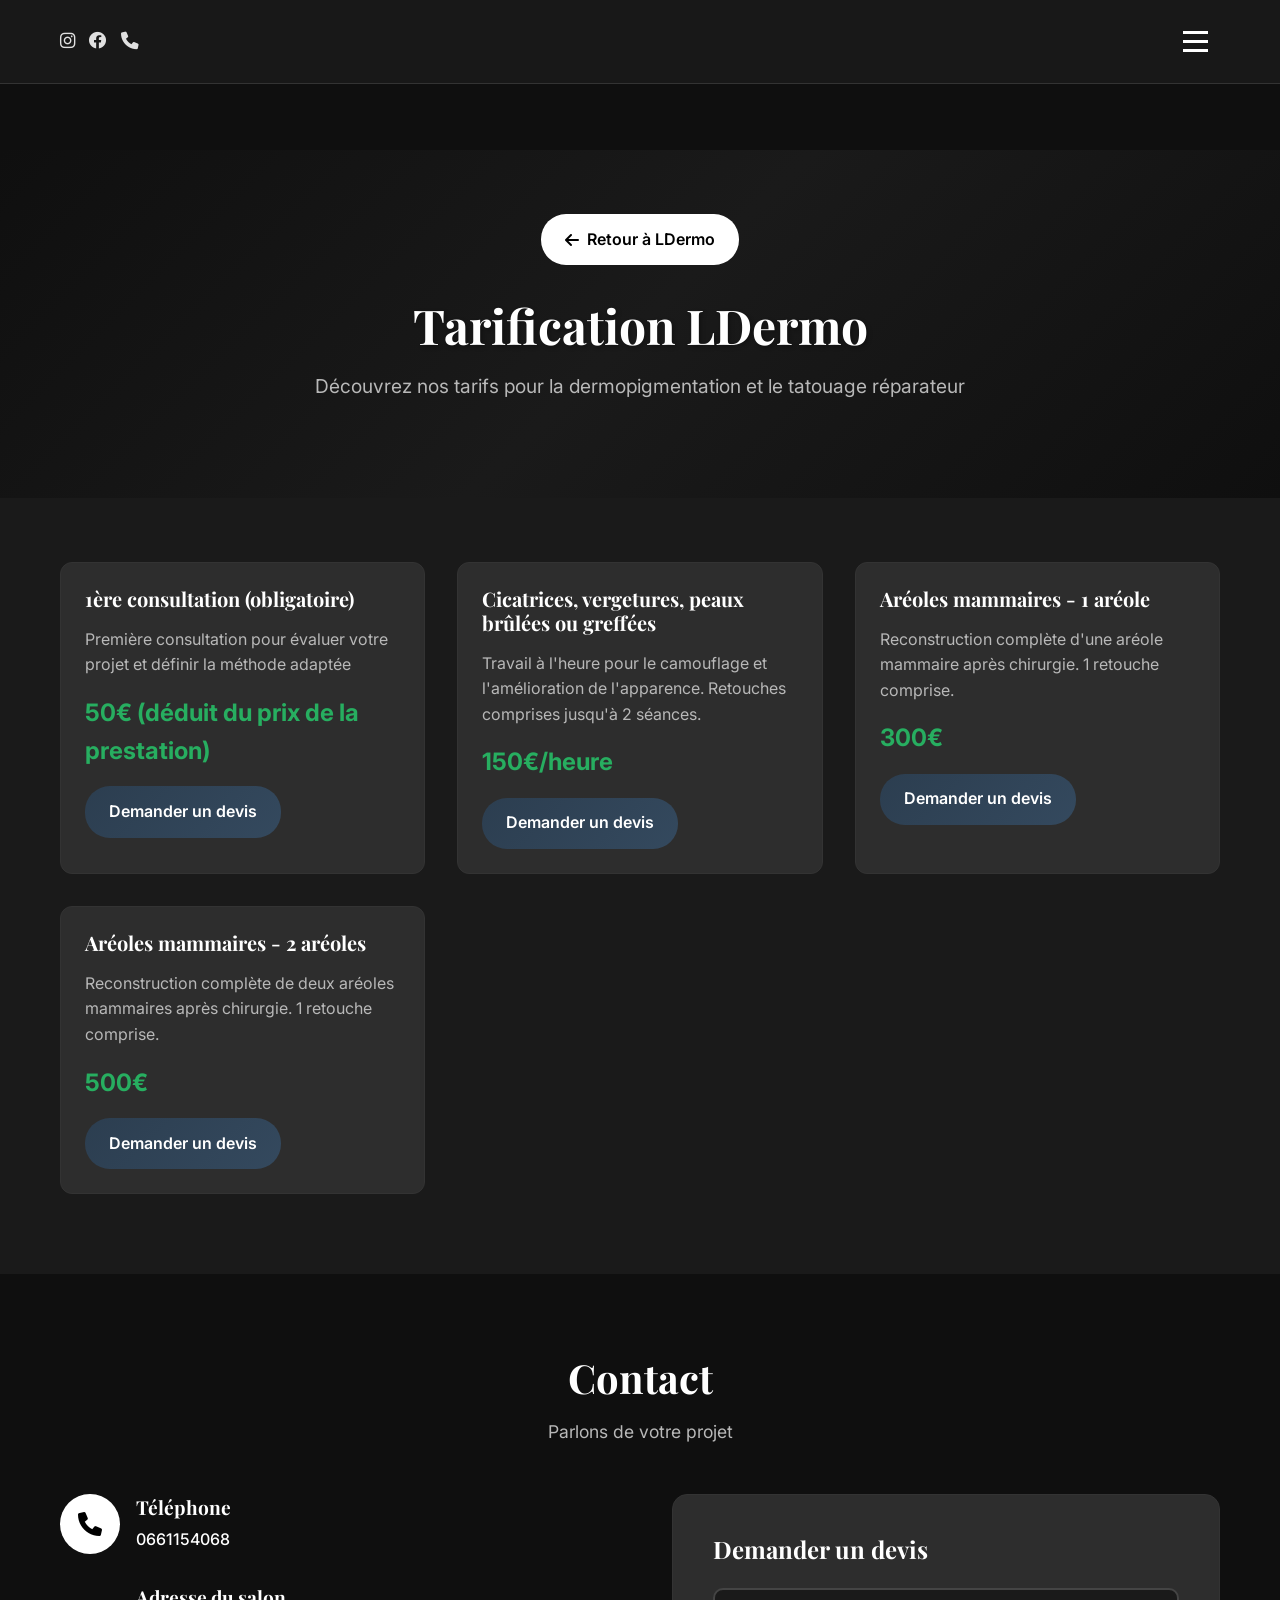
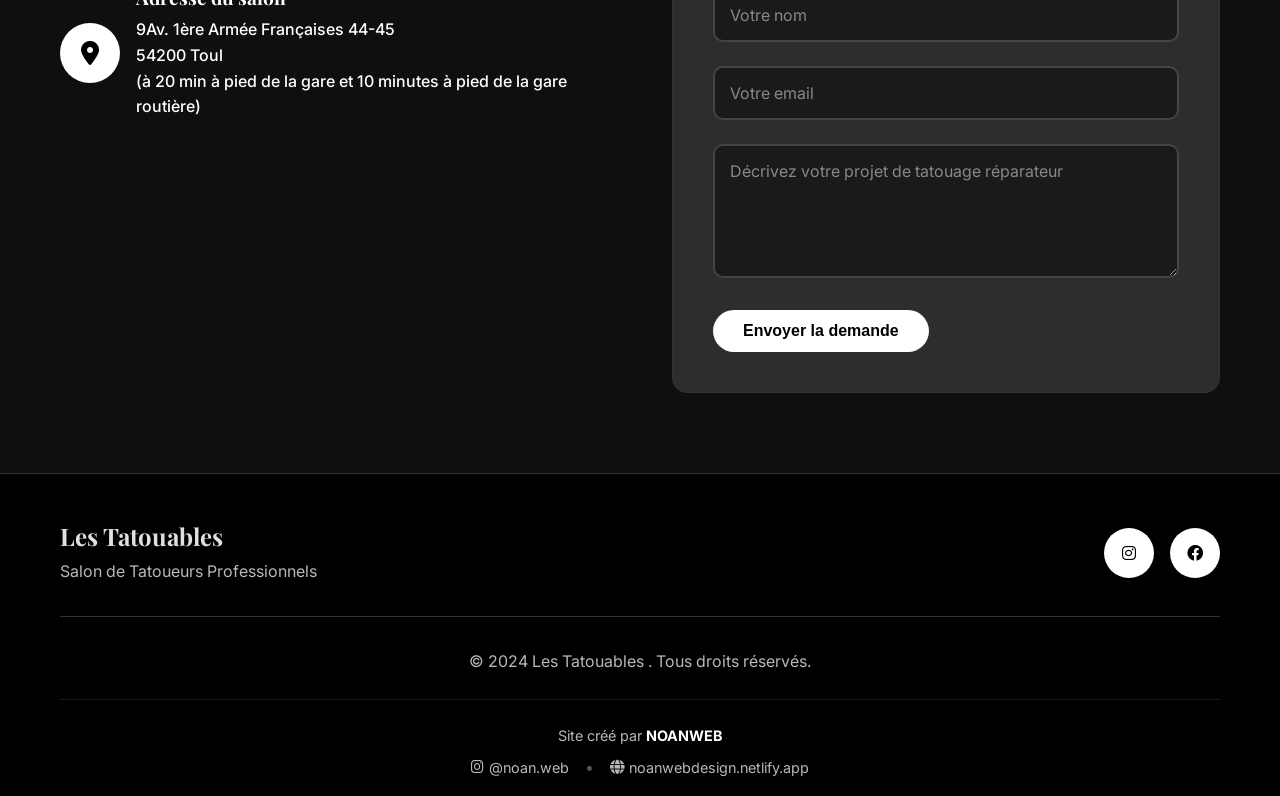
<file: ldermo-tarifs.html>
<!DOCTYPE html>
<html lang="fr">
<head>
    <meta charset="UTF-8">
    <meta name="viewport" content="width=device-width, initial-scale=1.0">
    <title>Tarification LDermo - Les Tatouables</title>
    <meta name="description" content="Découvrez les tarifs de LDermo pour la dermopigmentation et le tatouage réparateur - Les Tatouables">
    <link rel="stylesheet" href="styles.css">
    <link href="https://fonts.googleapis.com/css2?family=Playfair+Display:wght@400;700&family=Inter:wght@300;400;500;600&display=swap" rel="stylesheet">
    <link rel="stylesheet" href="https://cdnjs.cloudflare.com/ajax/libs/font-awesome/6.0.0/css/all.min.css">
    <style>
        /* Styles spécifiques pour la page tarification */
        .tarifs-page-header {
            background: linear-gradient(135deg, #0f0f0f 0%, #1a1a1a 50%, #0f0f0f 100%);
            padding: 8rem 0 4rem;
            text-align: center;
            color: #ffffff;
        }
        
        .tarifs-page-header h1 {
            font-size: 3rem;
            margin-bottom: 1rem;
            text-shadow: 2px 2px 4px rgba(0, 0, 0, 0.3);
        }
        
        .tarifs-page-header p {
            font-size: 1.2rem;
            color: #b8b8b8;
            margin-bottom: 2rem;
        }
        
        .back-button {
            display: inline-flex;
            align-items: center;
            gap: 0.5rem;
            background: #ffffff;
            color: #000;
            padding: 0.8rem 1.5rem;
            border-radius: 25px;
            text-decoration: none;
            font-weight: 600;
            transition: all 0.3s ease;
            margin-bottom: 2rem;
        }
        
        .back-button:hover {
            transform: translateY(-2px);
            box-shadow: 0 4px 12px rgba(255, 255, 255, 0.25);
        }
        
        .tarifs-grid {
            display: grid;
            grid-template-columns: repeat(auto-fit, minmax(300px, 1fr));
            gap: 2rem;
            margin-top: 2rem;
        }
        
        .tarif-item {
            background: #2d2d2d;
            border: 1px solid #333;
            border-radius: 12px;
            padding: 1.5rem;
            transition: all 0.3s ease;
            position: relative;
        }
        
        .tarif-item:hover {
            transform: translateY(-5px);
            box-shadow: 0 10px 30px rgba(0,0,0,0.3);
        }
        
        .tarif-item h3 {
            color: #ffffff;
            margin-bottom: 1rem;
            font-size: 1.25rem;
        }
        
        .tarif-item p {
            color: #b8b8b8;
            margin-bottom: 1rem;
            line-height: 1.6;
        }
        
        .tarif-price {
            font-size: 1.5rem;
            font-weight: 700;
            color: #27ae60;
            margin-bottom: 1rem;
        }
        
        .tarif-cta {
            display: inline-block;
            background: linear-gradient(135deg, #2c3e50, #34495e);
            color: white;
            padding: 0.8rem 1.5rem;
            border-radius: 25px;
            text-decoration: none;
            font-weight: 600;
            transition: all 0.3s ease;
        }
        
        .tarif-cta:hover {
            transform: translateY(-2px);
            box-shadow: 0 4px 15px rgba(44, 62, 80, 0.3);
        }
        
        @media (max-width: 768px) {
            body {
                padding-top: 100px !important;
            }
            
            .tarifs-page-header {
                padding-top: 2rem !important;
            }
            
            .tarifs-page-header h1 {
                font-size: 2rem;
            }
            
            .tarifs-grid {
                grid-template-columns: 1fr;
                gap: 1rem;
            }
        }
    </style>
</head>
<body style="padding-top: 150px !important;">
    <!-- Navigation -->
    <nav class="navbar">
        <div class="nav-container" style="position:relative;">
            <div class="nav-left">
                <a href="https://www.instagram.com/lestatouables/" target="_blank" class="nav-link" aria-label="Instagram"><i class="fab fa-instagram"></i></a>
                <a href="https://www.facebook.com/profile.php?id=61582881365342&mibextid=wwXIfr&rdid=1nmot7GjAphBhBTR&share_url=https%3A%2F%2Fwww.facebook.com%2Fshare%2F1G3mzp4a32%2F%3Fmibextid%3DwwXIfr" target="_blank" class="nav-link" aria-label="Facebook"><i class="fab fa-facebook"></i></a>
                <a href="tel:0661154068" class="nav-link" aria-label="Téléphone"><i class="fas fa-phone"></i></a>
            </div>
            <div class="nav-center">
            </div>
            <ul id="menu" class="nav-menu">
                <li><a href="index.html" class="nav-link">Accueil</a></li>
                <li class="active">
                    <a href="ldermo.html" class="nav-link">LDermo</a>
                    <ul class="nav-submenu">
                        <li><a href="ldermo.html" class="nav-link">Présentation</a></li>
                        <li><a href="ldermo-tarifs.html" class="nav-link">Tarification</a></li>
                    </ul>
                </li>
                <li>
                    <a href="sinkolor.html" class="nav-link">Sinkolor</a>
                    <ul class="nav-submenu">
                        <li><a href="sinkolor.html" class="nav-link">Présentation</a></li>
                        <li><a href="flash.html" class="nav-link">Flash disponibles</a></li>
                    </ul>
                </li>
                <li><a href="index.html#avis" class="nav-link">Avis</a></li>
                <li><a href="index.html#contact" class="nav-link">Contact</a></li>
            </ul>
            <div class="hamburger" aria-label="Menu" aria-expanded="false" aria-controls="menu">
                <span class="bar"></span>
                <span class="bar"></span>
                <span class="bar"></span>
            </div>
        </div>
    </nav>

    <!-- Header -->
    <section class="tarifs-page-header" style="padding-top: 4rem !important; margin-top: 0 !important;">
        <div class="container">
            <a href="ldermo.html" class="back-button">
                <i class="fas fa-arrow-left"></i>
                Retour à LDermo
            </a>
            <h1>Tarification LDermo</h1>
            <p>Découvrez nos tarifs pour la dermopigmentation et le tatouage réparateur</p>
        </div>
    </section>

    <!-- Tarification Section -->
    <section class="ldermo" style="padding-top: 2rem !important; margin-top: 0 !important;">
        <div class="container">
            <div class="tarifs-grid">
                <div class="tarif-item">
                    <h3>1ère consultation (obligatoire)</h3>
                    <p>Première consultation pour évaluer votre projet et définir la méthode adaptée</p>
                    <div class="tarif-price">50€ (déduit du prix de la prestation)</div>
                    <a href="#contact" class="tarif-cta">Demander un devis</a>
                </div>
                
                <div class="tarif-item">
                    <h3>Cicatrices, vergetures, peaux brûlées ou greffées</h3>
                    <p>Travail à l'heure pour le camouflage et l'amélioration de l'apparence. Retouches comprises jusqu'à 2 séances.</p>
                    <div class="tarif-price">150€/heure</div>
                    <a href="#contact" class="tarif-cta">Demander un devis</a>
                </div>
                
                <div class="tarif-item">
                    <h3>Aréoles mammaires - 1 aréole</h3>
                    <p>Reconstruction complète d'une aréole mammaire après chirurgie. 1 retouche comprise.</p>
                    <div class="tarif-price">300€</div>
                    <a href="#contact" class="tarif-cta">Demander un devis</a>
                </div>
                
                <div class="tarif-item">
                    <h3>Aréoles mammaires - 2 aréoles</h3>
                    <p>Reconstruction complète de deux aréoles mammaires après chirurgie. 1 retouche comprise.</p>
                    <div class="tarif-price">500€</div>
                    <a href="#contact" class="tarif-cta">Demander un devis</a>
                </div>
            </div>
        </div>
    </section>

    <!-- Contact Section -->
    <section id="contact" class="contact">
        <div class="container">
            <h2 class="section-title">Contact</h2>
            <p class="section-subtitle">Parlons de votre projet</p>
            
            <div class="contact-content">
                <div class="contact-info">
                    <div class="contact-item">
                        <div class="contact-icon">
                            <i class="fas fa-phone"></i>
                        </div>
                        <div class="contact-details">
                            <h3>Téléphone</h3>
                            <p><a href="tel:0661154068">0661154068</a></p>
                        </div>
                    </div>
                    <div class="contact-item">
                        <div class="contact-icon">
                            <i class="fas fa-map-marker-alt"></i>
                        </div>
                        <div class="contact-details">
                            <h3>Adresse du salon</h3>
                            <p>9Av. 1ère Armée Françaises 44-45<br>54200 Toul<br>(à 20 min à pied de la gare et 10 minutes à pied de la gare routière)</p>
                        </div>
                    </div>
                </div>
                
                <div class="contact-form">
                    <h3>Demander un devis</h3>
                    <form id="contactForm" method="POST" action="https://formsubmit.co/f0e504dd5aaa9ef76ab18b48c69a944c">
                        <input type="hidden" name="_subject" value="Nouvelle demande de devis - LDermo">
                        <input type="hidden" name="_template" value="table">
                        <input type="hidden" name="_captcha" value="false">
                        <div class="form-group">
                            <input type="text" id="name" name="name" placeholder="Votre nom" required>
                        </div>
                        <div class="form-group">
                            <input type="email" id="email" name="email" placeholder="Votre email" required>
                        </div>
                        <div class="form-group">
                            <textarea id="message" name="message" placeholder="Décrivez votre projet de tatouage réparateur" rows="5" required></textarea>
                        </div>
                        <button type="submit" class="btn btn-primary">Envoyer la demande</button>
                    </form>
                </div>
            </div>
        </div>
    </section>

    <!-- Footer -->
    <footer class="footer">
        <div class="container">
            <div class="footer-content">
                <div class="footer-logo">
                    <h3>Les Tatouables</h3>
                    <p>Salon de Tatoueurs Professionnels</p>
                </div>
                <div class="footer-social">
                    <a href="https://www.instagram.com/lestatouables/" target="_blank" class="social-link">
                        <i class="fab fa-instagram"></i>
                    </a>
                    <a href="https://www.facebook.com/profile.php?id=61582881365342&mibextid=wwXIfr&rdid=1nmot7GjAphBhBTR&share_url=https%3A%2F%2Fwww.facebook.com%2Fshare%2F1G3mzp4a32%2F%3Fmibextid%3DwwXIfr" target="_blank" class="social-link">
                        <i class="fab fa-facebook"></i>
                    </a>
                </div>
            </div>
            <div class="footer-bottom">
                <p>&copy; 2024 Les Tatouables . Tous droits réservés.</p>
            </div>
            <div class="footer-creator" style="margin-top: 1.5rem; padding-top: 1.5rem; border-top: 1px solid rgba(255,255,255,0.1); text-align: center;">
                <p style="color: #b8b8b8; font-size: 0.9rem; margin-bottom: 0.5rem;">Site créé par <strong style="color: #ffffff;">NOANWEB</strong></p>
                <div style="display: flex; justify-content: center; gap: 1rem; align-items: center; flex-wrap: wrap;">
                    <a href="https://www.instagram.com/noan.web/" target="_blank" style="color: #b8b8b8; text-decoration: none; font-size: 0.9rem; display: inline-flex; align-items: center; gap: 0.3rem; transition: color 0.3s ease;">
                        <i class="fab fa-instagram"></i> @noan.web
                    </a>
                    <span style="color: #555;">•</span>
                    <a href="https://noanwebdesign.netlify.app" target="_blank" style="color: #b8b8b8; text-decoration: none; font-size: 0.9rem; display: inline-flex; align-items: center; gap: 0.3rem; transition: color 0.3s ease;">
                        <i class="fas fa-globe"></i> noanwebdesign.netlify.app
                    </a>
                </div>
            </div>
        </div>
    </footer>

    <script>
    // Mobile Navigation Toggle
    const hamburger = document.querySelector('.hamburger');
    const navMenu = document.querySelector('.nav-menu');

    if (hamburger && navMenu) {
        hamburger.addEventListener('click', function() {
            hamburger.classList.toggle('active');
            navMenu.classList.toggle('active');
        });
    }

    // Smooth scrolling for navigation links
    document.querySelectorAll('a[href^="#"]').forEach(anchor => {
        anchor.addEventListener('click', function (e) {
            e.preventDefault();
            const target = document.querySelector(this.getAttribute('href'));
            if (target) {
                target.scrollIntoView({
                    behavior: 'smooth',
                    block: 'start'
                });
            }
        });
    });
    </script>
</body>
</html>
</file>
<file: styles.css>
/* Reset and Base Styles */
* {
    margin: 0;
    padding: 0;
    box-sizing: border-box;
}

html {
    scroll-behavior: smooth;
}

body {
    font-family: 'Inter', sans-serif;
    line-height: 1.6;
    color: #f2f2f2;
    background-color: #0f0f0f;
    overflow-x: hidden;
}

/* Corriger le problème de la navbar qui coupe le contenu sur mobile */
@media (max-width: 768px) {
    body {
        padding-top: 80px !important;
    }
}

.container {
    max-width: 1200px;
    margin: 0 auto;
    padding: 0 20px;
}

/* Typography */
h1, h2, h3, h4, h5, h6 {
    font-family: 'Playfair Display', serif;
    font-weight: 700;
    line-height: 1.2;
}

.section-title {
    font-size: 2.5rem;
    text-align: center;
    margin-bottom: 1rem;
    color: #ffffff;
}

.section-subtitle {
    text-align: center;
    font-size: 1.1rem;
    color: #b8b8b8;
    margin-bottom: 3rem;
}

/* Buttons */
.btn {
    display: inline-block;
    padding: 12px 30px;
    text-decoration: none;
    border-radius: 50px;
    font-weight: 500;
    transition: all 0.3s ease;
    border: none;
    cursor: pointer;
    font-size: 1rem;
}

.btn-primary {
    background: #ffffff;
    color: #000;
    font-weight: 600;
}

.btn-primary:hover {
    transform: translateY(-2px);
    box-shadow: 0 10px 20px rgba(255, 255, 255, 0.25);
}

.btn-secondary {
    background: transparent;
    color: #ffffff;
    border: 2px solid #ffffff;
}

.btn-secondary:hover {
    background: #ffffff;
    color: #000;
    transform: translateY(-2px);
}

.btn-instagram { display:none; }

.btn-instagram:hover {
    transform: translateY(-2px);
    box-shadow: 0 10px 20px rgba(188, 24, 136, 0.3);
}

/* Navigation */
.navbar {
    position: fixed;
    top: 0;
    width: 100%;
    background: rgba(26, 26, 26, 0.95);
    backdrop-filter: blur(10px);
    z-index: 1000;
    padding: 1rem 0;
    transition: all 0.3s ease;
    border-bottom: 1px solid #333;
}

.nav-container {
    max-width: 1200px;
    margin: 0 auto;
    padding: 0 20px;
    display: flex;
    justify-content: space-between;
    align-items: center;
}

.nav-left { display:flex; align-items:center; gap: 14px; }
.nav-left .nav-link { font-size: 1.1rem; }

.nav-center {
    position: absolute;
    left: 50%;
    top: 50%;
    transform: translate(-50%, -50%);
    z-index: 10;
}

.nav-menu {
    position: absolute;
    top: 100%;
    right: 0;
    left: auto;
    width: 280px;
    display: none;
    flex-direction: column;
    list-style: none;
    gap: 0;
    background-color: #1a1a1a;
    text-align: right;
    box-shadow: 0 16px 40px rgba(0, 0, 0, 0.45);
    padding: 0 10px;
    border: none;
    border-radius: 12px;
    margin-top: 10px;
    margin-right: 8px;
    z-index: 1200;
    overflow: hidden;
    max-height: 0;
    opacity: 0;
    transition: max-height .28s ease, opacity .24s ease, padding .24s ease;
}
.nav-menu.active { 
    display: flex; 
    max-height: 70vh; 
    opacity: 1; 
    padding-top: 8px; 
    padding-bottom: 8px; 
}
.nav-menu li { margin: .25rem 0; }

/* Supprimer totalement les puces/markers */
.nav-menu, .nav-submenu { list-style: none; }
.nav-menu li::marker, .nav-submenu li::marker { content: none; }
.nav-menu li, .nav-submenu li { list-style: none; }
.nav-menu > li > a, .nav-submenu .nav-link { background: transparent; }

.nav-link {
    text-decoration: none;
    color: #e0e0e0;
    font-weight: 500;
    transition: color 0.3s ease;
    position: relative;
}

.nav-link:hover {
    color: #ffffff;
}

.nav-link::after {
    content: '';
    position: absolute;
    bottom: -5px;
    left: 0;
    width: 0;
    height: 2px;
    background: #ffffff;
    transition: width 0.3s ease;
}

.nav-link:hover::after {
    width: 100%;
}

/* Sous-menu */
.nav-menu > li { position: relative; }
.nav-submenu {
    position: absolute;
    top: 100%;
    left: 0;
    background: #2c3e50;
    border-radius: 8px;
    box-shadow: 0 4px 15px rgba(0,0,0,0.3);
    z-index: 1000;
    min-width: 200px;
    list-style: none;
    padding: 0;
    margin: 0;
    opacity: 0;
    visibility: hidden;
    pointer-events: none;
    transition: opacity .25s ease, visibility .25s ease;
}

.nav-submenu li {
    display: block;
    margin: 0;
    padding: 0;
}

.nav-submenu .nav-link {
    display: block !important;
    padding: 12px 20px;
    color: #ffffff !important;
    text-decoration: none !important;
    border-bottom: 1px solid #34495e;
    transition: background-color 0.3s ease;
    font-size: 14px;
    width: 100%;
    box-sizing: border-box;
}

.nav-submenu .nav-link:hover {
    background-color: #34495e;
    color: #ffffff !important;
}

.nav-submenu .nav-link:last-child {
    border-bottom: none;
}

.nav-menu > li:hover .nav-submenu {
    opacity: 1;
    visibility: visible;
    pointer-events: auto;
}

.nav-menu > li.is-open > .nav-submenu {
    opacity: 1;
    visibility: visible;
    pointer-events: auto;
}

/* Indicateur chevron */
.nav-menu > li > a::after {
    content: '';
    display: inline-block;
    margin-left: 8px;
    border: 5px solid transparent;
    border-top-color: #ffffff;
    transform: translateY(2px);
}
/* Pas de chevron pour Accueil */
.nav-menu > li:first-child > a::after { display:none; }

/* Supprimer la ligne soulignée/after dans le panneau déroulant pour éviter les carrés */
.nav-menu .nav-link::after { display: none !important; }

/* Liens du panneau: padding/hover clean */
.nav-menu > li > a {
    display: block;
    padding: 10px 8px 10px 8px;
    border-radius: 8px;
    text-align: right;
}
.nav-menu > li + li { border-top: none; }
.nav-menu > li > a:hover { background: #202020; color: #fff; }

.hamburger {
    display: flex;
    flex-direction: column;
    cursor: pointer;
    z-index: 1001;
    padding: 8px;
    margin: 4px;
}

.bar {
    width: 25px;
    height: 3px;
    background: #ffffff;
    margin: 3px 0;
    transition: 0.3s;
}

/* Animation burger -> X */
.hamburger.active .bar:nth-child(1){
    transform: translateY(6px) rotate(45deg);
}
.hamburger.active .bar:nth-child(2){
    opacity: 0;
}
.hamburger.active .bar:nth-child(3){
    transform: translateY(-6px) rotate(-45deg);
}

/* Hero Section */
.hero {
    min-height: 100vh;
    display: flex;
    align-items: center;
    justify-content: center;
    background: linear-gradient(135deg, #0f0f0f 0%, #1a1a1a 50%, #0f0f0f 100%);
    color: #e0e0e0;
    position: relative;
    overflow: hidden;
    padding: 2rem 0;
}

.hero::before {
    content: '';
    position: absolute;
    top: 0;
    left: 0;
    right: 0;
    bottom: 0;
    background: url('data:image/svg+xml,<svg xmlns="http://www.w3.org/2000/svg" viewBox="0 0 1000 1000"><defs><pattern id="grain" width="100" height="100" patternUnits="userSpaceOnUse"><circle cx="50" cy="50" r="1" fill="white" opacity="0.1"/></pattern></defs><rect width="100%" height="100%" fill="url(%23grain)"/></svg>');
    opacity: 0.1;
}

.hero-content {
    flex: 1;
    max-width: 600px;
    z-index: 2;
    position: relative;
    text-align: center;
    margin: 0 auto;
    padding: 0 2rem;
}

.hero-title {
    font-size: 4rem;
    margin-bottom: 1.5rem;
    text-shadow: 2px 2px 4px rgba(0, 0, 0, 0.3);
    animation: fadeInUp 1.2s ease-out;
}

.hero-subtitle {
    font-size: 1.5rem;
    margin-bottom: 1.5rem;
    opacity: 0.9;
    animation: fadeInUp 1.2s ease-out 0.3s both;
    color: #ffffff;
}

.hero-description {
    font-size: 1.2rem;
    margin-bottom: 3rem;
    opacity: 0.8;
    line-height: 1.8;
    max-width: 600px;
    margin-left: auto;
    margin-right: auto;
    animation: fadeInUp 1.2s ease-out 0.6s both;
    font-weight: 500;
}

.hero-buttons {
    display: flex;
    gap: 1.5rem;
    flex-wrap: wrap;
    justify-content: center;
    animation: fadeInUp 1.2s ease-out 0.9s both;
}

.hero-image {
    flex: 1;
    display: flex;
    justify-content: center;
    align-items: center;
    z-index: 2;
    position: relative;
    animation: fadeInUp 1.2s ease-out 1.2s both;
}

.tattoo-preview {
    width: 300px;
    height: 300px;
    background: #0f0f0f;
    border-radius: 50%;
    display: flex;
    align-items: center;
    justify-content: center;
    border: 2px solid #ffffff;
    box-shadow: 0 0 24px rgba(255,255,255,0.06);
    animation: float 6s ease-in-out infinite;
    overflow: hidden;
}

.tattoo-preview img {
    max-width: 90%;
    height: auto;
}

@keyframes float {
    0%, 100% { transform: translateY(0px); }
    50% { transform: translateY(-20px); }
}

/* neonPulse retiré pour N&B */

@keyframes fadeInUp {
    from {
        opacity: 0;
        transform: translateY(30px);
    }
    to {
        opacity: 1;
        transform: translateY(0);
    }
}

/* About Section */
.about {
    padding: 5rem 0;
    background: #141414;
}

.about-content {
    display: grid;
    grid-template-columns: 1fr 1fr;
    gap: 4rem;
    align-items: center;
}

.about-text h2 {
    font-size: 2.5rem;
    margin-bottom: 1.5rem;
    color: #ffffff;
}

.about-text p {
    font-size: 1.1rem;
    margin-bottom: 1.5rem;
    color: #d0d0d0;
    line-height: 1.8;
}

.about-stats {
    display: grid;
    grid-template-columns: repeat(3, 1fr);
    gap: 2rem;
    margin-top: 2rem;
}

.stat {
    text-align: center;
}

.stat h3 {
    font-size: 2.5rem;
    color: #ffffff;
    margin-bottom: 0.5rem;
}

.stat p {
    color: #b8b8b8;
    font-weight: 500;
}

.about-image {
    display: flex;
    justify-content: center;
}

.about-photo {
    width: 300px;
    height: 300px;
    border-radius: 20px;
    object-fit: cover;
    box-shadow: 0 20px 40px rgba(255, 255, 255, 0.06);
    border: 2px solid #ffffff;
    transition: transform 0.3s ease;
}

.about-photo:hover {
    transform: scale(1.05);
}

/* Portfolio Section */
.portfolio {
    padding: 5rem 0;
    background: #0f0f0f;
}

.portfolio-filters {
    display: flex;
    justify-content: center;
    gap: 1rem;
    margin-bottom: 3rem;
    flex-wrap: wrap;
}

.filter-btn {
    padding: 10px 20px;
    border: 2px solid #444;
    background: #2d2d2d;
    color: #b8b8b8;
    border-radius: 25px;
    cursor: pointer;
    transition: all 0.3s ease;
    font-weight: 500;
}

.filter-btn.active,
.filter-btn:hover {
    background: #ffffff;
    color: #000;
    border-color: #ffffff;
}

.portfolio-grid {
    display: grid;
    grid-template-columns: repeat(auto-fit, minmax(300px, 1fr));
    gap: 2rem;
    margin-bottom: 3rem;
}

.portfolio-item {
    position: relative;
    border-radius: 15px;
    overflow: hidden;
    box-shadow: 0 10px 30px rgba(0, 0, 0, 0.3);
    transition: transform 0.3s ease;
    cursor: pointer;
    border: 1px solid #333;
    background: #2d2d2d;
}

.portfolio-image {
    height: 300px;
    background: #2d2d2d;
    display: flex;
    align-items: center;
    justify-content: center;
    position: relative;
    overflow: hidden;
}

.portfolio-image img {
    width: 100%;
    height: 100%;
    object-fit: cover;
    transition: transform 0.3s ease;
}

.portfolio-item:hover .portfolio-image img {
    transform: scale(1.05);
}

.portfolio-image i {
    font-size: 3rem;
    color: #000;
    opacity: 0.9;
}

.portfolio-item:hover {
    transform: translateY(-10px);
}

.portfolio-image {
    height: 300px;
    background: #2d2d2d;
    display: flex;
    align-items: center;
    justify-content: center;
    position: relative;
    overflow: hidden;
}

.portfolio-image img {
    width: 100%;
    height: 100%;
    object-fit: cover;
    transition: transform 0.3s ease;
}

.portfolio-item:hover .portfolio-image img {
    transform: scale(1.05);
}

.portfolio-image i {
    font-size: 3rem;
    color: #000;
    opacity: 0.9;
}

.portfolio-overlay {
    position: absolute;
    bottom: 0;
    left: 0;
    right: 0;
    background: linear-gradient(transparent, rgba(0, 0, 0, 0.8));
    color: white;
    padding: 2rem 1.5rem 1.5rem;
    transform: translateY(100%);
    transition: transform 0.3s ease;
}

.portfolio-item:hover .portfolio-overlay {
    transform: translateY(0);
}

.portfolio-overlay h3 {
    font-size: 1.2rem;
    margin-bottom: 0.5rem;
}

.portfolio-link { display:none; }

.portfolio-link:hover {
    transform: translateY(-2px);
    box-shadow: 0 5px 15px rgba(188, 24, 136, 0.3);
}

.portfolio-cta {
    text-align: center;
    padding: 3rem 0;
    background: #141414;
    border-radius: 15px;
    border: 1px solid #333;
}

.portfolio-cta p {
    font-size: 1.1rem;
    color: #b8b8b8;
    margin-bottom: 1.5rem;
}

/* Services Section */
.services {
    padding: 5rem 0;
    background: #141414;
}

.services-grid {
    display: grid;
    grid-template-columns: repeat(auto-fit, minmax(250px, 1fr));
    gap: 2rem;
}

.service-card {
    background: #1a1a1a;
    padding: 2.5rem 2rem;
    border-radius: 15px;
    text-align: center;
    box-shadow: 0 10px 30px rgba(0, 0, 0, 0.3);
    transition: transform 0.3s ease;
    border: 1px solid #333;
}

.service-card:hover {
    transform: translateY(-10px);
}

.service-icon {
    width: 80px;
    height: 80px;
    background: #ffffff;
    border-radius: 50%;
    display: flex;
    align-items: center;
    justify-content: center;
    margin: 0 auto 1.5rem;
}

.service-icon i {
    font-size: 2rem;
    color: #000;
}

.service-card h3 {
    font-size: 1.3rem;
    margin-bottom: 1rem;
    color: #ffffff;
}

.service-card p {
    color: #b8b8b8;
    line-height: 1.6;
}


/* Reviews Section */
.reviews {
    padding: 5rem 0;
    background: #1a1a1a;
}

.reviews-content {
    max-width: 1000px;
    margin: 0 auto;
}

.reviews-stats {
    display: flex;
    justify-content: space-between;
    align-items: center;
    margin-bottom: 3rem;
    padding: 2rem;
    background: #2d2d2d;
    border-radius: 15px;
    border: 1px solid #333;
}

.rating-summary {
    text-align: center;
}

.rating-number {
    font-size: 3rem;
    font-weight: 700;
    color: #ffffff;
    margin-bottom: 0.5rem;
}

.rating-text {
    color: #b8b8b8;
    font-size: 1.1rem;
}

.btn-google {
    background: #4285f4;
    color: white;
    display: inline-flex;
    align-items: center;
    gap: 0.5rem;
    padding: 12px 24px;
    border-radius: 25px;
    text-decoration: none;
    font-weight: 600;
    transition: all 0.3s ease;
}

.btn-google:hover {
    background: #3367d6;
    transform: translateY(-2px);
    box-shadow: 0 5px 15px rgba(66, 133, 244, 0.3);
}

.reviews-grid {
    display: grid;
    grid-template-columns: 1fr;
    gap: 2rem;
    margin-bottom: 3rem;
}

/* Cartes d'avis (saisie manuelle) */
.review-card:hover {
    transform: translateY(-5px);
}

/* Elfsight Google Reviews Widget Styles */
.elfsight-app-7efff75b-f392-419b-aff2-472c2b24ea67 {
    width: 100% !important;
    max-width: 100% !important;
    margin: 0 auto !important;
    border-radius: 15px !important;
    overflow: hidden !important;
    box-shadow: 0 10px 30px rgba(0, 0, 0, 0.3) !important;
    background: #2d2d2d !important;
    border: 1px solid #333 !important;
}

/* Override Elfsight styles to match your theme */
.elfsight-app-7efff75b-f392-419b-aff2-472c2b24ea67 * {
    color: #000000 !important;
}

.elfsight-app-7efff75b-f392-419b-aff2-472c2b24ea67 .elfsight-review {
    background: #ffffff !important;
    border: 1px solid #ddd !important;
    border-radius: 15px !important;
    margin: 1rem !important;
    color: #000000 !important;
}

.elfsight-app-7efff75b-f392-419b-aff2-472c2b24ea67 .elfsight-review-text {
    color: #333333 !important;
}

.elfsight-app-7efff75b-f392-419b-aff2-472c2b24ea67 .elfsight-review-author {
    color: #000000 !important;
}

.elfsight-app-7efff75b-f392-419b-aff2-472c2b24ea67 .elfsight-review-rating {
    color: #ffd700 !important;
}

.elfsight-app-7efff75b-f392-419b-aff2-472c2b24ea67 .elfsight-review-date {
    color: #666666 !important;
}

.elfsight-app-7efff75b-f392-419b-aff2-472c2b24ea67 .elfsight-review-title {
    color: #000000 !important;
}

.elfsight-app-7efff75b-f392-419b-aff2-472c2b24ea67 .elfsight-review-content {
    color: #333333 !important;
}

/* Hide widget title/header text */
.elfsight-app-7efff75b-f392-419b-aff2-472c2b24ea67 .elfsight-widget-title,
.elfsight-app-7efff75b-f392-419b-aff2-472c2b24ea67 .elfsight-widget-header,
.elfsight-app-7efff75b-f392-419b-aff2-472c2b24ea67 .elfsight-widget-subtitle,
.elfsight-app-7efff75b-f392-419b-aff2-472c2b24ea67 .elfsight-widget-description,
.elfsight-app-7efff75b-f392-419b-aff2-472c2b24ea67 .elfsight-widget-text,
.elfsight-app-7efff75b-f392-419b-aff2-472c2b24ea67 .elfsight-widget-label {
    display: none !important;
}

/* Loading state for reviews */
.reviews-loading {
    grid-column: 1 / -1;
    text-align: center;
    padding: 3rem;
    color: #b8b8b8;
}

.loading-spinner {
    width: 40px;
    height: 40px;
    border: 4px solid #333;
    border-top: 4px solid #ffffff;
    border-radius: 50%;
    animation: spin 1s linear infinite;
    margin: 0 auto 1rem;
}

@keyframes spin {
    0% { transform: rotate(0deg); }
    100% { transform: rotate(360deg); }
}

.reviews-loading p {
    margin: 0;
    font-size: 1.1rem;
}

/* Google Reviews API integration styles */
.google-review-card {
    background: #2d2d2d;
    border: 1px solid #333;
    border-radius: 15px;
    padding: 1.5rem;
    transition: transform 0.3s ease, box-shadow 0.3s ease;
}

.google-review-card:hover {
    transform: translateY(-5px);
    box-shadow: 0 10px 30px rgba(0, 0, 0, 0.3);
}

.google-review-header {
    display: flex;
    justify-content: space-between;
    align-items: flex-start;
    margin-bottom: 1rem;
}

.google-reviewer-info {
    display: flex;
    align-items: center;
    gap: 1rem;
}

.google-reviewer-avatar {
    width: 50px;
    height: 50px;
    background: #ffffff;
    border-radius: 50%;
    display: flex;
    align-items: center;
    justify-content: center;
    color: #000;
    font-size: 1.2rem;
    overflow: hidden;
}

.google-reviewer-avatar img {
    width: 100%;
    height: 100%;
    object-fit: cover;
}

.google-reviewer-details h4 {
    color: #ffffff;
    margin-bottom: 0.3rem;
    font-size: 1.1rem;
}

.google-review-rating {
    display: flex;
    align-items: center;
    gap: 0.5rem;
    margin-bottom: 0.5rem;
}

.google-review-rating .rating-number {
    font-size: 1.2rem;
    font-weight: 600;
    color: #ffffff;
}

.google-review-date {
    color: #b8b8b8;
    font-size: 0.9rem;
}

.google-review-content p {
    color: #e0e0e0;
    line-height: 1.6;
    font-style: italic;
}

/* Reviews fallback styles */
.reviews-fallback {
    grid-column: 1 / -1;
    text-align: center;
    padding: 3rem;
    background: #2d2d2d;
    border-radius: 15px;
    border: 1px solid #333;
}

.reviews-fallback-content h3 {
    color: #ffffff;
    margin-bottom: 1rem;
    font-size: 1.8rem;
}

.reviews-fallback-content p {
    color: #b8b8b8;
    margin-bottom: 2rem;
    font-size: 1.1rem;
}

.google-reviews-widget {
    background: #2d2d2d;
    border-radius: 15px;
    border: 1px solid #333;
    overflow: hidden;
    box-shadow: 0 10px 30px rgba(0, 0, 0, 0.3);
}

.google-reviews-preview {
    padding: 3rem;
    text-align: center;
}

.google-logo-large {
    margin-bottom: 2rem;
}

.google-logo-large i {
    font-size: 4rem;
    color: #4285f4;
}

.google-reviews-preview h3 {
    color: #ffffff;
    font-size: 2rem;
    margin-bottom: 1rem;
    font-family: 'Playfair Display', serif;
}

.google-reviews-preview p {
    color: #b8b8b8;
    font-size: 1.2rem;
    margin-bottom: 2rem;
    line-height: 1.6;
}

.reviews-preview-actions {
    margin-bottom: 1rem;
}

.btn-google-large {
    background: #4285f4;
    color: white;
    display: inline-flex;
    align-items: center;
    gap: 0.8rem;
    padding: 16px 32px;
    border-radius: 30px;
    text-decoration: none;
    font-weight: 600;
    font-size: 1.1rem;
    transition: all 0.3s ease;
    box-shadow: 0 4px 15px rgba(66, 133, 244, 0.3);
}

.btn-google-large:hover {
    background: #3367d6;
    transform: translateY(-3px);
    box-shadow: 0 8px 25px rgba(66, 133, 244, 0.4);
}

.btn-google-large i {
    font-size: 1.3rem;
}

.google-reviews-note {
    padding: 1.5rem;
    background: #1a1a1a;
    border-top: 1px solid #333;
}

.google-reviews-note p {
    color: #b8b8b8;
    margin: 0;
    font-size: 0.9rem;
    display: flex;
    align-items: center;
    gap: 0.5rem;
}

.google-reviews-note i {
    color: #4285f4;
}

.reviews-cta {
    text-align: center;
    padding: 3rem 2rem;
    background: #2d2d2d;
    border-radius: 15px;
    border: 1px solid #333;
}

.reviews-cta h3 {
    color: #ffffff;
    margin-bottom: 1rem;
    font-size: 1.8rem;
}

.reviews-cta p {
    color: #b8b8b8;
    margin-bottom: 2rem;
    font-size: 1.1rem;
}

.reviews-cta .btn {
    display: inline-flex;
    align-items: center;
    gap: 0.5rem;
}

/* Contact Section */
.contact {
    padding: 5rem 0;
    background: #0f0f0f;
}

.contact-content {
    display: grid;
    grid-template-columns: 1fr 1fr;
    gap: 4rem;
}

.contact-info {
    display: flex;
    flex-direction: column;
    gap: 2rem;
}

.contact-item {
    display: flex;
    align-items: center;
    gap: 1rem;
}

.contact-icon {
    width: 60px;
    height: 60px;
    background: #ffffff;
    border-radius: 50%;
    display: flex;
    align-items: center;
    justify-content: center;
    flex-shrink: 0;
}

.contact-icon i {
    font-size: 1.5rem;
    color: #000;
}

.contact-details h3 {
    font-size: 1.2rem;
    margin-bottom: 0.5rem;
    color: #ffffff;
}

.contact-details p {
    color: #ffffff;
    font-weight: 500;
}

.contact-details a {
    color: #ffffff;
    text-decoration: none;
}

.contact-details a:hover {
    text-decoration: underline;
}

.contact-form {
    background: #2d2d2d;
    padding: 2.5rem;
    border-radius: 15px;
    border: 1px solid #333;
}

.contact-form h3 {
    font-size: 1.5rem;
    margin-bottom: 1.5rem;
    color: #ffffff;
}

.form-group {
    margin-bottom: 1.5rem;
}

.form-group input,
.form-group textarea {
    width: 100%;
    padding: 15px;
    border: 2px solid #444;
    border-radius: 10px;
    font-size: 1rem;
    transition: border-color 0.3s ease;
    font-family: inherit;
    background: #1a1a1a;
    color: #e0e0e0;
}

.form-group input:focus,
.form-group textarea:focus {
    outline: none;
    border-color: #ffffff;
}

.form-group input::placeholder,
.form-group textarea::placeholder {
    color: #888;
}

.form-group textarea {
    resize: vertical;
    min-height: 120px;
}

/* Footer */
.footer {
    background: #000;
    color: #e0e0e0;
    padding: 3rem 0 1rem;
    border-top: 1px solid #333;
}

.footer-content {
    display: flex;
    justify-content: space-between;
    align-items: center;
    margin-bottom: 2rem;
}

.footer-logo h3 {
    font-size: 1.5rem;
    margin-bottom: 0.5rem;
}

.footer-logo p {
    color: #b8b8b8;
}

.footer-social {
    display: flex;
    gap: 1rem;
}

.social-link {
    width: 50px;
    height: 50px;
    background: #ffffff;
    border-radius: 50%;
    display: flex;
    align-items: center;
    justify-content: center;
    color: #000;
    text-decoration: none;
    transition: transform 0.3s ease;
}

.social-link:hover {
    transform: translateY(-3px);
}

.footer-bottom {
    text-align: center;
    padding-top: 2rem;
    border-top: 1px solid #333;
    color: #b8b8b8;
}

/* Artists Section */
.artists {
    padding: 5rem 0;
    background: #1a1a1a;
}

.artists-grid {
    display: grid;
    grid-template-columns: repeat(auto-fit, minmax(260px, 1fr));
    gap: 2rem;
    margin-top: 1.5rem;
}

.artist-card {
    background: #2d2d2d;
    border: 1px solid #333;
    border-radius: 16px;
    padding: 16px;
    display: flex;
    gap: 16px;
    align-items: center;
}

.artist-photo {
    width: 120px;
    height: 120px;
    border-radius: 12px;
    object-fit: cover;
    border: 2px solid #333;
}

.artist-info h3 { margin: 0 0 6px 0; color: #ffffff; }
.artist-info p { margin: 0; color: #b8b8b8; }

/* Flash Section */
.flash { 
    padding: 5rem 0; 
    background: #2d2d2d; 
}

.flash-controls { 
    display: flex; 
    gap: 0.75rem; 
    align-items: center; 
    margin: 1rem 0 1.5rem; 
    flex-wrap: wrap; 
    justify-content: flex-end;
}

.flash-controls input[type="search"] { 
    padding: 10px 14px; 
    border-radius: 10px; 
    border: 2px solid #444; 
    background: #1a1a1a; 
    color: #e0e0e0; 
}

.flash-grid { 
    display: grid; 
    grid-template-columns: repeat(auto-fit, minmax(280px, 1fr)); 
    gap: 2rem; 
    margin-bottom: 3rem;
}

.flash-item { 
    position: relative; 
    background: #1a1a1a; 
    border: 1px solid #333; 
    border-radius: 14px; 
    overflow: hidden; 
    display: flex; 
    flex-direction: column; 
    transition: transform 0.3s ease;
}

.flash-item:hover {
    transform: translateY(-5px);
}

.flash-img { 
    width: 100%; 
    aspect-ratio: 1/1; 
    object-fit: cover; 
}

.flash-caption { 
    padding: 1rem; 
    color: #b8b8b8; 
    font-weight: 500;
}

.flash-cta { 
    margin: 0 1rem 1rem; 
}

.flash-empty { 
    color: #b8b8b8; 
    text-align: center; 
    padding: 3rem; 
    border: 1px dashed #444; 
    border-radius: 12px; 
    background: #1a1a1a; 
    font-size: 1.1rem;
}

.flash-dropzone { 
    margin-top: 1rem; 
    padding: 2rem; 
    text-align: center; 
    border: 2px dashed #555; 
    border-radius: 12px; 
    color: #b8b8b8; 
    background: #1a1a1a; 
    transition: border-color 0.2s ease, background 0.2s ease; 
    cursor: pointer; 
}

.flash-dropzone.is-dragover { 
    border-color: #ffffff; 
    background: #222; 
}

/* Modal */
.modal { 
    position: fixed; 
    inset: 0; 
    z-index: 2000; 
}

.modal .modal-backdrop { 
    position: absolute; 
    inset: 0; 
    background: rgba(0,0,0,0.6); 
    backdrop-filter: blur(2px); 
    opacity: 0; 
    transition: opacity 0.15s ease; 
}

.modal.is-open .modal-backdrop { 
    opacity: 1; 
}

.modal .modal-dialog { 
    position: relative; 
    max-width: 640px; 
    margin: 10vh auto; 
    background: #2d2d2d; 
    border: 1px solid #333; 
    border-radius: 14px; 
    box-shadow: 0 20px 60px rgba(0,0,0,0.45); 
    transform: translateY(10px); 
    opacity: 0; 
    transition: transform 0.15s ease, opacity 0.15s ease; 
}

.modal.is-open .modal-dialog { 
    transform: translateY(0); 
    opacity: 1; 
}

.modal-header { 
    display: flex; 
    align-items: center; 
    justify-content: space-between; 
    padding: 1rem 1.25rem; 
    border-bottom: 1px solid #333; 
}

.modal-header h3 { 
    margin: 0; 
    color: #ffffff; 
    font-size: 1.25rem; 
}

.modal-close { 
    background: transparent; 
    border: none; 
    color: #e0e0e0; 
    font-size: 1.5rem; 
    line-height: 1; 
    cursor: pointer; 
}

.modal-body { 
    padding: 1.25rem; 
}

.modal-footer { 
    display: flex; 
    justify-content: flex-end; 
    gap: 0.5rem; 
    padding: 1rem 1.25rem; 
    border-top: 1px solid #333; 
}

.modal-hint {
    color: #b8b8b8;
    font-size: 0.9rem;
    margin-top: 0.5rem;
}

/* LDermo Section */
.ldermo { padding: 5rem 0; background: #1a1a1a; }
.ldermo-grid { display:grid; grid-template-columns: 1fr 1fr; gap: 3rem; align-items:center; }
.ldermo-text p { color:#b8b8b8; margin-bottom: 1rem; }
.ldermo-media { display:flex; justify-content:center; }
.ldermo-photo { width: 100%; max-width: 520px; border-radius: 20px; border: 2px solid #333; box-shadow: 0 20px 40px rgba(0,0,0,.3); }

@media (max-width: 900px){
  .ldermo-grid { grid-template-columns: 1fr; }
}

/* (Styles noir & blanc retirés pour revenir au thème couleur) */

/* Responsive Design */
@media (max-width: 1024px) {
    .hamburger { 
        display: flex; 
        padding: 12px;
        margin: 8px;
        min-width: 44px;
        min-height: 44px;
        align-items: center;
        justify-content: center;
    }
    
    .hamburger .bar {
        width: 28px;
        height: 4px;
        margin: 4px 0;
    }

    .hero {
        flex-direction: column;
        text-align: center;
        padding: 2rem 0;
    }
    
    .hero-content {
        margin-bottom: 2rem;
    }

    .hero-title {
        font-size: 2.5rem;
    }

    .hero-buttons {
        justify-content: center;
    }

    .about-content {
        grid-template-columns: 1fr;
        text-align: center;
    }

    .about-stats {
        grid-template-columns: 1fr;
        gap: 1rem;
    }

    .contact-content {
        grid-template-columns: 1fr;
    }

    .footer-content {
        flex-direction: column;
        gap: 1rem;
        text-align: center;
    }

    .portfolio-filters {
        gap: 0.5rem;
    }

    .filter-btn {
        padding: 8px 16px;
        font-size: 0.9rem;
    }

    .section-title {
        font-size: 2rem;
    }
}

@media (max-width: 480px) {
    .container {
        padding: 0 15px;
    }

    .hero-title {
        font-size: 2rem;
    }

    .hero-subtitle {
        font-size: 1.2rem;
    }

    .btn {
        padding: 10px 20px;
        font-size: 0.9rem;
    }

    .hero-buttons {
        flex-direction: column;
        align-items: center;
    }

    .portfolio-grid {
        grid-template-columns: 1fr;
    }

    .services-grid {
        grid-template-columns: 1fr;
    }
    
    .reviews-stats {
        flex-direction: column;
        gap: 2rem;
        text-align: center;
    }
    
    .reviews-grid {
        grid-template-columns: 1fr;
        gap: 1.5rem;
    }
    
    .google-review-header {
        flex-direction: column;
        align-items: flex-start;
        gap: 1rem;
    }
    
    .google-review-date {
        align-self: flex-end;
    }
    
    .google-reviews-preview {
        padding: 2rem;
    }
    
    .google-logo-large i {
        font-size: 3rem;
    }
    
    .google-reviews-preview h3 {
        font-size: 1.5rem;
    }
    
    .google-reviews-preview p {
        font-size: 1rem;
    }
    
    .btn-google-large {
        padding: 14px 28px;
        font-size: 1rem;
    }
    
    .google-reviews-note p {
        font-size: 0.8rem;
        text-align: center;
    }
    
    
    .flash-grid {
        grid-template-columns: repeat(auto-fit, minmax(250px, 1fr));
        gap: 1rem;
    }
    
    .flash-controls {
        flex-direction: column;
        align-items: stretch;
    }
    
    /* Styles spécifiques pour le menu hamburger sur mobile */
    .hamburger {
        padding: 16px;
        margin: 12px;
        min-width: 48px;
        min-height: 48px;
        background: rgba(255, 255, 255, 0.1);
        border-radius: 8px;
        border: 1px solid rgba(255, 255, 255, 0.2);
    }
    
    .hamburger .bar {
        width: 30px;
        height: 4px;
        margin: 5px 0;
        background: #ffffff;
        border-radius: 2px;
    }
    
    .hamburger:hover {
        background: rgba(255, 255, 255, 0.2);
    }
    
    .hamburger:active {
        background: rgba(255, 255, 255, 0.3);
        transform: scale(0.95);
    }
    
    /* Menu mobile optimisé */
    .nav-menu {
        width: 100vw;
        max-width: 300px;
        right: 0;
        left: auto;
        margin-right: 0;
        border-radius: 0 0 12px 12px;
    }
    
    .nav-menu.active {
        display: flex !important;
        visibility: visible !important;
        opacity: 1 !important;
    }
    
    /* Sous-menus sur mobile */
    .nav-submenu {
        position: static !important;
        display: none !important;
        background: #1a1a1a !important;
        border-radius: 0 !important;
        box-shadow: none !important;
        margin-top: 5px !important;
        min-width: auto !important;
        width: 100% !important;
        opacity: 1 !important;
        visibility: visible !important;
        left: auto !important;
        top: auto !important;
        z-index: 999 !important;
    }
    
    .nav-menu li:hover .nav-submenu,
    .nav-menu li.is-open .nav-submenu {
        display: block !important;
    }
    
    .nav-submenu .nav-link {
        display: block !important;
        padding: 10px 15px !important;
        font-size: 13px !important;
        border-bottom: 1px solid #333333 !important;
        color: #ffffff !important;
        text-decoration: none !important;
        width: 100% !important;
        box-sizing: border-box !important;
        background: transparent !important;
    }
    
    .nav-submenu .nav-link:last-child {
        border-bottom: none !important;
    }
    
    .nav-submenu li {
        display: block !important;
        width: 100% !important;
    }
}

/* Animation for portfolio items */
.portfolio-item {
    opacity: 0;
    transform: translateY(30px);
    animation: fadeInUp 0.6s ease forwards;
}

.portfolio-item:nth-child(1) { animation-delay: 0.1s; }
.portfolio-item:nth-child(2) { animation-delay: 0.2s; }
.portfolio-item:nth-child(3) { animation-delay: 0.3s; }
.portfolio-item:nth-child(4) { animation-delay: 0.4s; }
.portfolio-item:nth-child(5) { animation-delay: 0.5s; }
.portfolio-item:nth-child(6) { animation-delay: 0.6s; }

@keyframes fadeInUp {
    to {
        opacity: 1;
        transform: translateY(0);
    }
}

/* Smooth scrolling for anchor links */
html {
    scroll-behavior: smooth;
}

/* Custom scrollbar */
::-webkit-scrollbar {
    width: 8px;
}

::-webkit-scrollbar-track {
    background: #2d2d2d;
}

::-webkit-scrollbar-thumb {
    background: #666;
    border-radius: 4px;
}

::-webkit-scrollbar-thumb:hover {
    background: #888;
}
</file>
